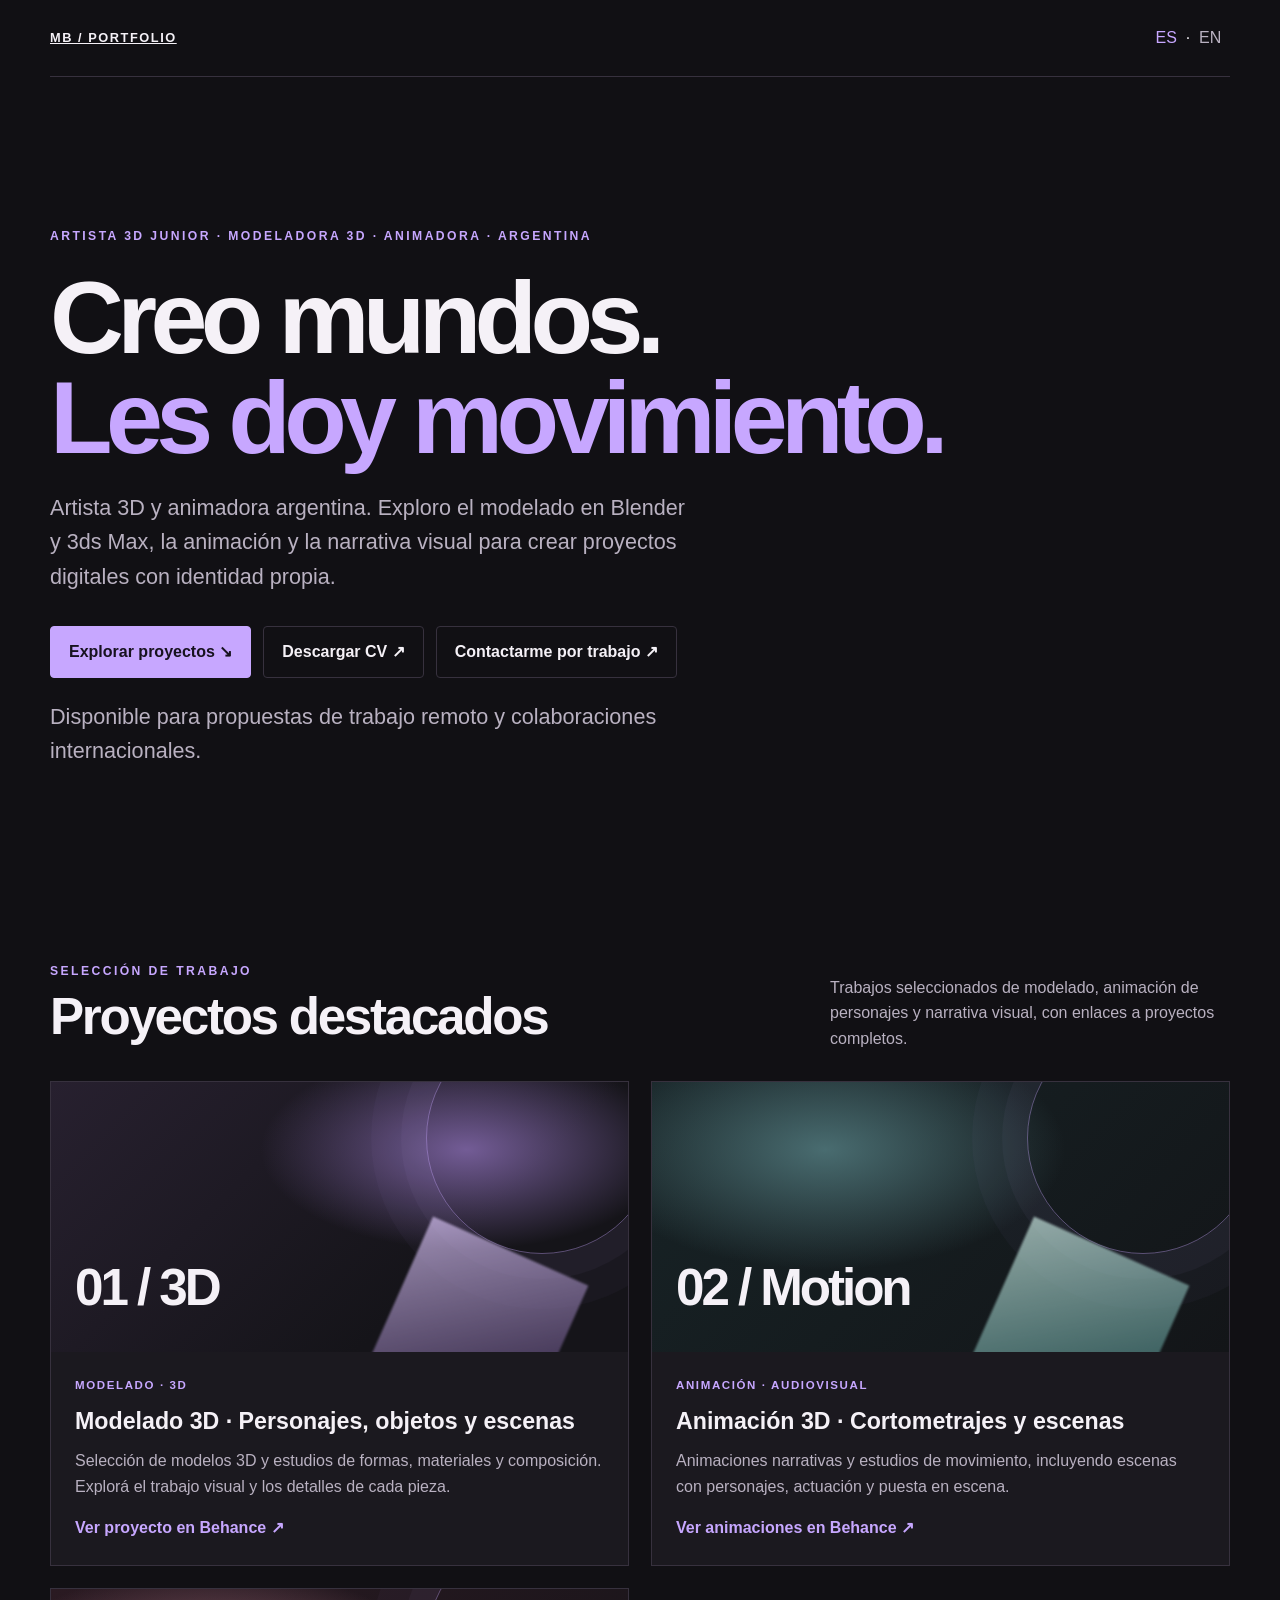
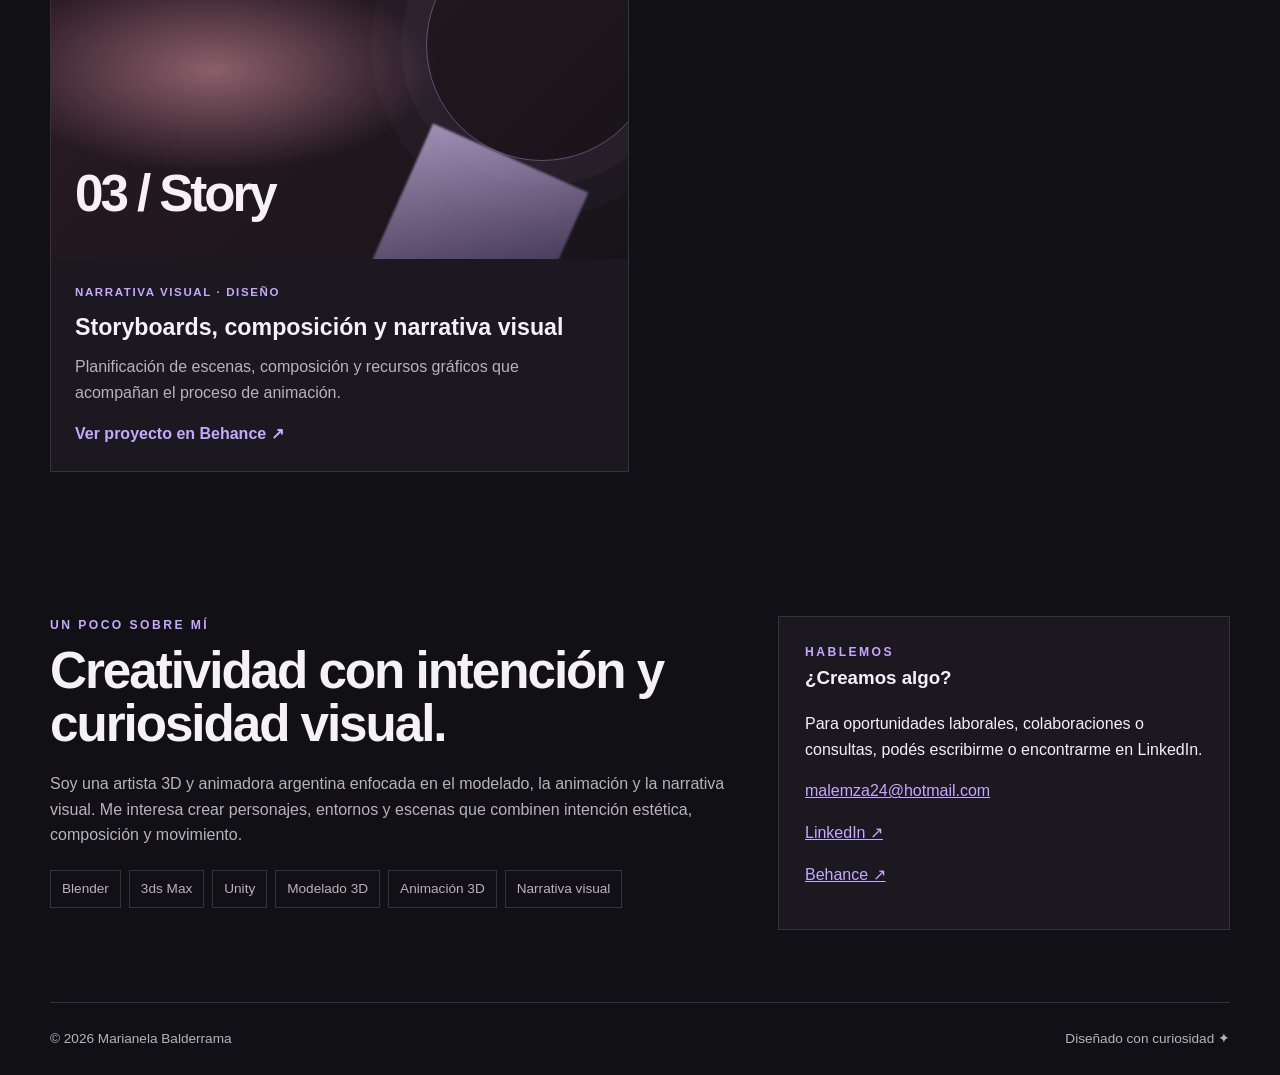
<file: index.html>
<!doctype html>
<html lang="es"><head><meta charset="utf-8"><meta name="viewport" content="width=device-width,initial-scale=1"><meta name="description" content="Portfolio de Marianela Balderrama, artista 3D junior en Argentina. Modelado de personajes y entornos, animación 3D con Blender y 3ds Max. Abierta a oportunidades remotas."><meta name="robots" content="index, follow, max-image-preview:large"><meta name="author" content="Marianela Balderrama"><meta name="theme-color" content="#111014"><link rel="canonical" href="https://portfolio-marianela.netlify.app/"><link rel="alternate" hreflang="es-AR" href="https://portfolio-marianela.netlify.app/"><link rel="alternate" hreflang="en" href="https://portfolio-marianela.netlify.app/en.html"><link rel="alternate" hreflang="x-default" href="https://portfolio-marianela.netlify.app/"><meta property="og:type" content="website"><meta property="og:locale" content="es_AR"><meta property="og:title" content="Marianela Balderrama | Artista 3D y Animadora"><meta property="og:description" content="Modelado 3D, animación y narrativa visual. Portfolio de Marianela Balderrama."><meta property="og:url" content="https://portfolio-marianela.netlify.app/"><meta name="twitter:card" content="summary"><title>Marianela Balderrama | Artista 3D Junior, Modelado y Animación</title><link rel="stylesheet" href="style.css"><script async src="https://www.googletagmanager.com/gtag/js?id=G-E47YRFVXNX"></script><script>window.dataLayer=window.dataLayer||[];function gtag(){dataLayer.push(arguments);}gtag('js',new Date());gtag('config','G-E47YRFVXNX');</script><meta property="og:site_name" content="Marianela Balderrama Portfolio"><meta name="twitter:title" content="Marianela Balderrama | Artista 3D Junior, Modelado y Animación"><meta name="twitter:description" content="Portfolio de Marianela Balderrama, artista 3D junior en Argentina. Modelado de personajes y entornos, animación 3D con Blender y 3ds Max. Abierta a oportunidades remotas."><script type="application/ld+json">{"@context":"https://schema.org","@type":"Person","name":"Marianela Balderrama","url":"https://portfolio-marianela.netlify.app/","jobTitle":"Artista 3D y animadora","description":"Portfolio de Marianela Balderrama, artista 3D junior en Argentina. Modelado de personajes y entornos, animación 3D con Blender y 3ds Max. Abierta a oportunidades remotas.","knowsAbout":["3D modeling","3D animation","Blender","3ds Max","Unity","Visual storytelling"],"sameAs":["https://www.behance.net/malemza24","https://www.linkedin.com/in/marianela-balderrama-0708612a2/"]}</script></head>
<body><a class="skip-link" href="#contenido">Saltar al contenido</a><div class="wrap"><nav class="topbar" aria-label="Navegación principal"><a class="brand" href="index.html">MB / Portfolio</a><div class="lang"><a class="active" href="index.html" lang="es">ES</a><span>·</span><a href="en.html" lang="en">EN</a></div></nav>
<main id="contenido"><header class="hero"><div class="eyebrow">Artista 3D junior · Modeladora 3D · Animadora · Argentina</div><h1>Creo mundos.<br><span>Les doy movimiento.</span></h1><p>Artista 3D y animadora argentina. Exploro el modelado en Blender y 3ds Max, la animación y la narrativa visual para crear proyectos digitales con identidad propia.</p><div class="actions"><a class="button primary" href="#proyectos" data-event="nav_projects">Explorar proyectos ↘</a><a class="button" href="Marianela_Balderrama_CV_Principal_ES-2.pdf" download="Marianela_Balderrama_CV_Principal_ES-2.pdf" data-event="click_cv_es">Descargar CV ↗</a><a class="button" href="mailto:malemza24@hotmail.com?subject=Oportunidad%20laboral%203D" data-event="click_hire">Contactarme por trabajo ↗</a></div><p class="availability">Disponible para propuestas de trabajo remoto y colaboraciones internacionales.</p></header>
<section id="proyectos"><div class="section-head"><div><div class="eyebrow">Selección de trabajo</div><h2>Proyectos destacados</h2></div><p>Trabajos seleccionados de modelado, animación de personajes y narrativa visual, con enlaces a proyectos completos.</p></div><div class="projects">
<article class="project"><div class="art"><span class="art-label">01 / 3D</span></div><div class="project-body"><div class="project-meta">Modelado · 3D</div><h3>Modelado 3D · Personajes, objetos y escenas</h3><p>Selección de modelos 3D y estudios de formas, materiales y composición. Explorá el trabajo visual y los detalles de cada pieza.</p><a class="text-link" href="https://www.behance.net/gallery/196213371/3D-Models" target="_blank" rel="noreferrer" data-event="click_behance_3d">Ver proyecto en Behance ↗</a></div></article>
<article class="project"><div class="art alt"><span class="art-label">02 / Motion</span></div><div class="project-body"><div class="project-meta">Animación · Audiovisual</div><h3>Animación 3D · Cortometrajes y escenas</h3><p>Animaciones narrativas y estudios de movimiento, incluyendo escenas con personajes, actuación y puesta en escena.</p><a class="text-link" href="https://www.behance.net/gallery/216897643/3d-Animation-Projects" target="_blank" rel="noreferrer" data-event="click_behance_animation">Ver animaciones en Behance ↗</a></div></article>
<article class="project"><div class="art story"><span class="art-label">03 / Story</span></div><div class="project-body"><div class="project-meta">Narrativa visual · Diseño</div><h3>Storyboards, composición y narrativa visual</h3><p>Planificación de escenas, composición y recursos gráficos que acompañan el proceso de animación.</p><a class="text-link" href="https://www.behance.net/gallery/188869187/Narrative-Visuals-Storyboards-and-Inphographics" target="_blank" rel="noreferrer" data-event="click_behance_storyboards">Ver proyecto en Behance ↗</a></div></article>
</div></section>
<section id="sobre-mi"><div class="about-grid"><div class="about"><div class="eyebrow">Un poco sobre mí</div><h2>Creatividad con intención y curiosidad visual.</h2><p>Soy una artista 3D y animadora argentina enfocada en el modelado, la animación y la narrativa visual. Me interesa crear personajes, entornos y escenas que combinen intención estética, composición y movimiento.</p><div class="skill-list"><span>Blender</span><span>3ds Max</span><span>Unity</span><span>Modelado 3D</span><span>Animación 3D</span><span>Narrativa visual</span></div></div><aside class="contact-box" id="contacto"><div class="eyebrow">Hablemos</div><h3>¿Creamos algo?</h3><p>Para oportunidades laborales, colaboraciones o consultas, podés escribirme o encontrarme en LinkedIn.</p><p><a href="mailto:malemza24@hotmail.com" data-event="click_email">malemza24@hotmail.com</a></p><p><a href="https://www.linkedin.com/in/marianela-balderrama-0708612a2/" target="_blank" rel="noreferrer" data-event="click_linkedin">LinkedIn ↗</a></p><p><a href="https://www.behance.net/malemza24" target="_blank" rel="noreferrer">Behance ↗</a></p></aside></div></section></main>
<footer class="footer"><span>© <span id="year"></span> Marianela Balderrama</span><span>Diseñado con curiosidad ✦</span></footer></div><script src="script.js"></script></body></html>
</file>
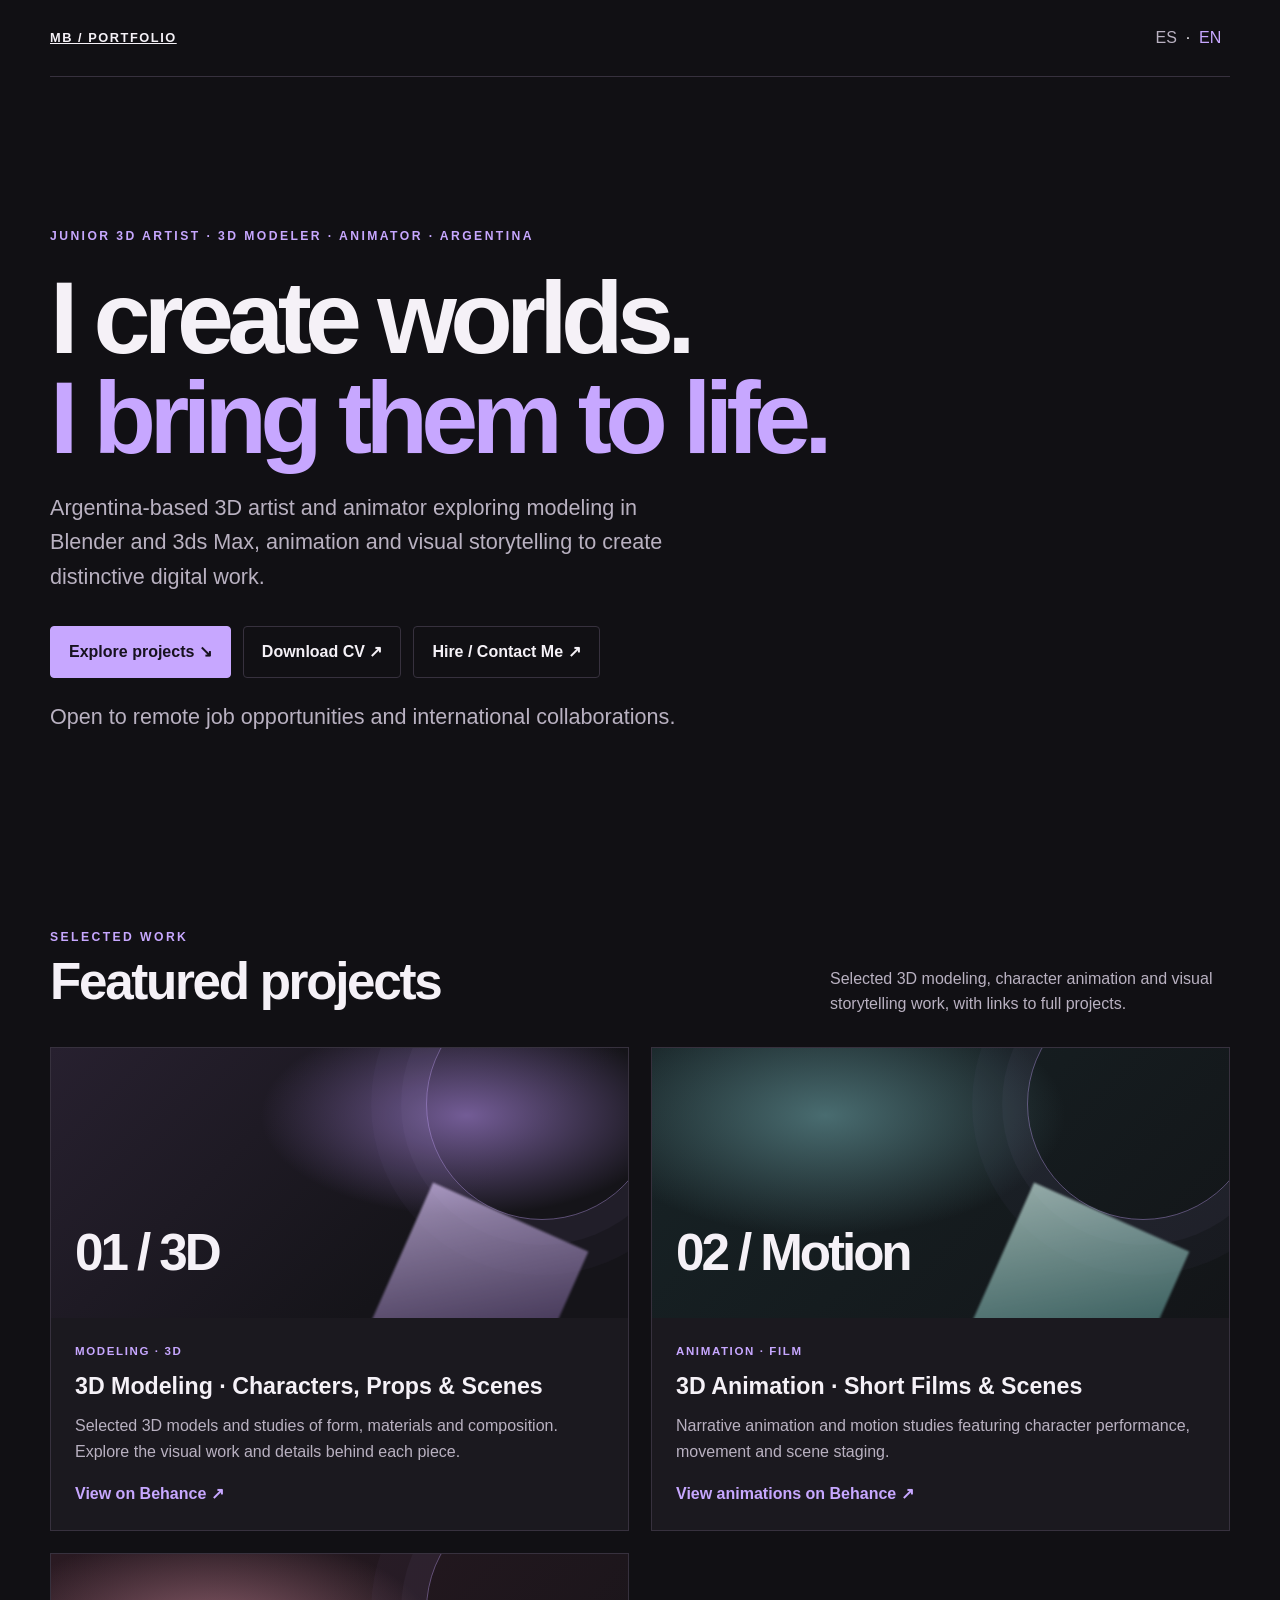
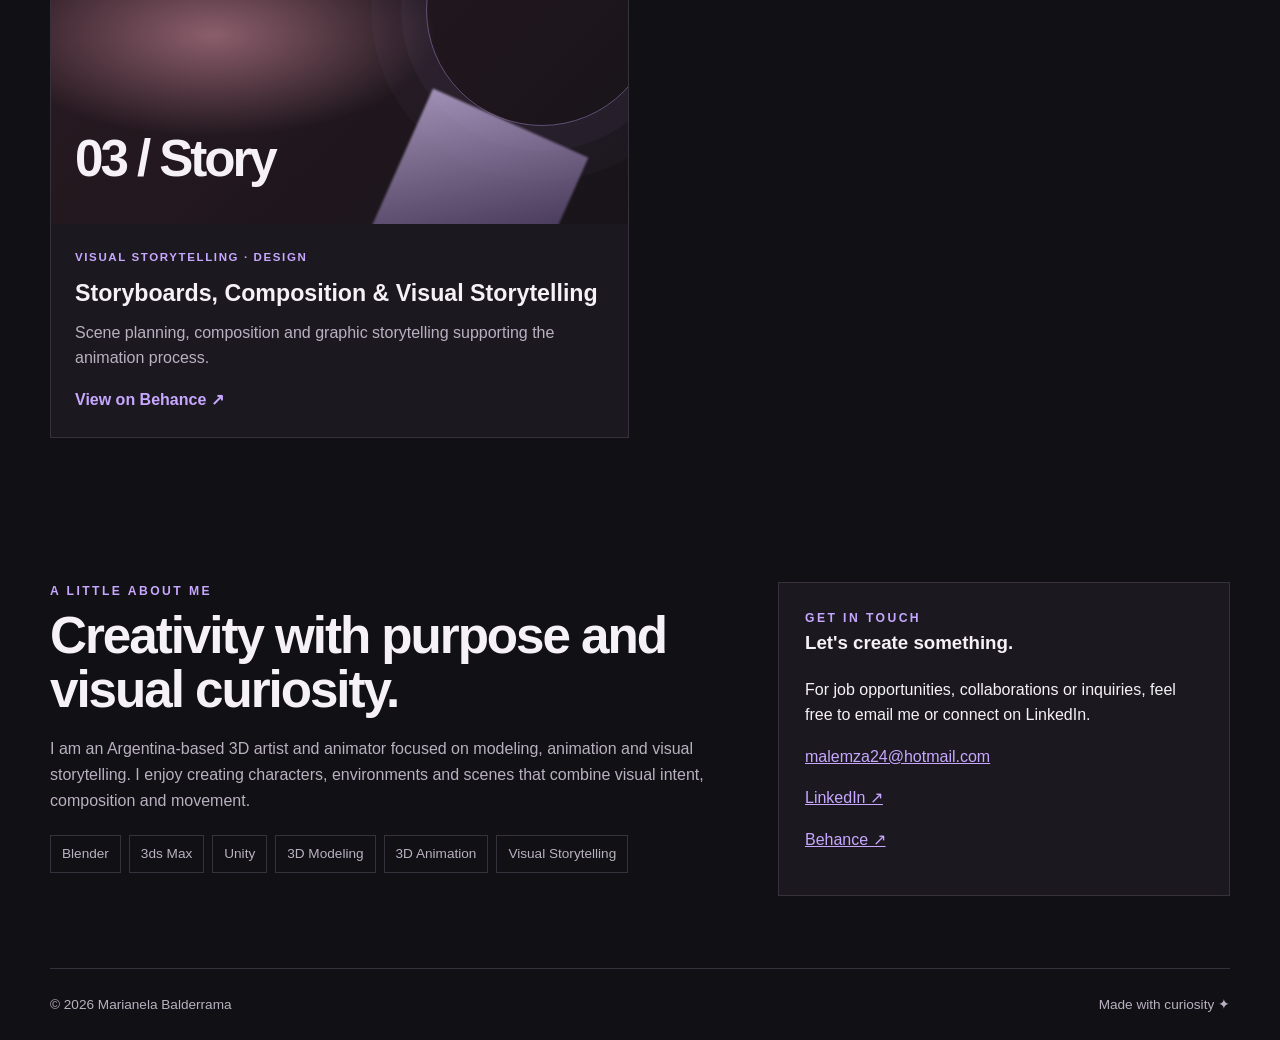
<file: en.html>
<!doctype html>
<html lang="en"><head><meta charset="utf-8"><meta name="viewport" content="width=device-width,initial-scale=1"><meta name="description" content="Marianela Balderrama is a junior 3D artist and animator based in Argentina. Character and environment modeling, 3D animation in Blender and 3ds Max. Open to remote opportunities."><meta name="robots" content="index, follow, max-image-preview:large"><meta name="author" content="Marianela Balderrama"><meta name="theme-color" content="#111014"><link rel="canonical" href="https://portfolio-marianela.netlify.app/en.html"><link rel="alternate" hreflang="es-AR" href="https://portfolio-marianela.netlify.app/"><link rel="alternate" hreflang="en" href="https://portfolio-marianela.netlify.app/en.html"><link rel="alternate" hreflang="x-default" href="https://portfolio-marianela.netlify.app/"><meta property="og:type" content="website"><meta property="og:locale" content="en_US"><meta property="og:title" content="Marianela Balderrama | 3D Artist and Animator"><meta property="og:description" content="3D modeling, animation and visual storytelling portfolio."><meta property="og:url" content="https://portfolio-marianela.netlify.app/en.html"><meta name="twitter:card" content="summary"><title>Marianela Balderrama | Junior 3D Artist, Modeler & Animator</title><link rel="stylesheet" href="style.css"><script async src="https://www.googletagmanager.com/gtag/js?id=G-E47YRFVXNX"></script><script>window.dataLayer=window.dataLayer||[];function gtag(){dataLayer.push(arguments);}gtag('js',new Date());gtag('config','G-E47YRFVXNX');</script><meta property="og:site_name" content="Marianela Balderrama Portfolio"><meta name="twitter:title" content="Marianela Balderrama | Junior 3D Artist, Modeler & Animator"><meta name="twitter:description" content="Marianela Balderrama is a junior 3D artist and animator based in Argentina. Character and environment modeling, 3D animation in Blender and 3ds Max. Open to remote opportunities."><script type="application/ld+json">{"@context":"https://schema.org","@type":"Person","name":"Marianela Balderrama","url":"https://portfolio-marianela.netlify.app/en.html","jobTitle":"Junior 3D Artist and Animator","description":"Marianela Balderrama is a junior 3D artist and animator based in Argentina. Character and environment modeling, 3D animation in Blender and 3ds Max. Open to remote opportunities.","knowsAbout":["3D modeling","3D animation","Blender","3ds Max","Unity","Visual storytelling"],"sameAs":["https://www.behance.net/malemza24","https://www.linkedin.com/in/marianela-balderrama-0708612a2/"]}</script></head>
<body><a class="skip-link" href="#content">Skip to content</a><div class="wrap"><nav class="topbar" aria-label="Main navigation"><a class="brand" href="en.html">MB / Portfolio</a><div class="lang"><a href="index.html" lang="es">ES</a><span>·</span><a class="active" href="en.html" lang="en">EN</a></div></nav>
<main id="content"><header class="hero"><div class="eyebrow">Junior 3D Artist · 3D Modeler · Animator · Argentina</div><h1>I create worlds.<br><span>I bring them to life.</span></h1><p>Argentina-based 3D artist and animator exploring modeling in Blender and 3ds Max, animation and visual storytelling to create distinctive digital work.</p><div class="actions"><a class="button primary" href="#projects" data-event="nav_projects">Explore projects ↘</a><a class="button" href="Marianela_Balderrama_CV_Flagship_EN-1.pdf" download="Marianela_Balderrama_CV_Flagship_EN-1.pdf" data-event="click_cv_en">Download CV ↗</a><a class="button" href="mailto:malemza24@hotmail.com?subject=3D%20Job%20Opportunity" data-event="click_hire">Hire / Contact Me ↗</a></div><p class="availability">Open to remote job opportunities and international collaborations.</p></header>
<section id="projects"><div class="section-head"><div><div class="eyebrow">Selected work</div><h2>Featured projects</h2></div><p>Selected 3D modeling, character animation and visual storytelling work, with links to full projects.</p></div><div class="projects">
<article class="project"><div class="art"><span class="art-label">01 / 3D</span></div><div class="project-body"><div class="project-meta">Modeling · 3D</div><h3>3D Modeling · Characters, Props & Scenes</h3><p>Selected 3D models and studies of form, materials and composition. Explore the visual work and details behind each piece.</p><a class="text-link" href="https://www.behance.net/gallery/196213371/3D-Models" target="_blank" rel="noreferrer" data-event="click_behance_3d">View on Behance ↗</a></div></article>
<article class="project"><div class="art alt"><span class="art-label">02 / Motion</span></div><div class="project-body"><div class="project-meta">Animation · Film</div><h3>3D Animation · Short Films & Scenes</h3><p>Narrative animation and motion studies featuring character performance, movement and scene staging.</p><a class="text-link" href="https://www.behance.net/gallery/216897643/3d-Animation-Projects" target="_blank" rel="noreferrer" data-event="click_behance_animation">View animations on Behance ↗</a></div></article>
<article class="project"><div class="art story"><span class="art-label">03 / Story</span></div><div class="project-body"><div class="project-meta">Visual storytelling · Design</div><h3>Storyboards, Composition & Visual Storytelling</h3><p>Scene planning, composition and graphic storytelling supporting the animation process.</p><a class="text-link" href="https://www.behance.net/gallery/188869187/Narrative-Visuals-Storyboards-and-Inphographics" target="_blank" rel="noreferrer" data-event="click_behance_storyboards">View on Behance ↗</a></div></article>
</div></section>
<section id="about"><div class="about-grid"><div class="about"><div class="eyebrow">A little about me</div><h2>Creativity with purpose and visual curiosity.</h2><p>I am an Argentina-based 3D artist and animator focused on modeling, animation and visual storytelling. I enjoy creating characters, environments and scenes that combine visual intent, composition and movement.</p><div class="skill-list"><span>Blender</span><span>3ds Max</span><span>Unity</span><span>3D Modeling</span><span>3D Animation</span><span>Visual Storytelling</span></div></div><aside class="contact-box" id="contact"><div class="eyebrow">Get in touch</div><h3>Let's create something.</h3><p>For job opportunities, collaborations or inquiries, feel free to email me or connect on LinkedIn.</p><p><a href="mailto:malemza24@hotmail.com" data-event="click_email">malemza24@hotmail.com</a></p><p><a href="https://www.linkedin.com/in/marianela-balderrama-0708612a2/" target="_blank" rel="noreferrer" data-event="click_linkedin">LinkedIn ↗</a></p><p><a href="https://www.behance.net/malemza24" target="_blank" rel="noreferrer">Behance ↗</a></p></aside></div></section></main>
<footer class="footer"><span>© <span id="year"></span> Marianela Balderrama</span><span>Made with curiosity ✦</span></footer></div><script src="script.js"></script></body></html>
</file>
<file: style.css>
:root{--bg:#111014;--panel:#1b191f;--text:#f5f1f7;--muted:#b9b1c1;--accent:#c7a7ff;--line:#37313e;--max:1180px}*{box-sizing:border-box}html{scroll-behavior:smooth}body{margin:0;background:var(--bg);color:var(--text);font-family:Inter,Arial,sans-serif;line-height:1.6}a{color:inherit}a:focus-visible,button:focus-visible{outline:3px solid var(--accent);outline-offset:4px}.skip-link{position:absolute;left:-9999px}.skip-link:focus{left:1rem;top:1rem;z-index:9;background:#fff;color:#111;padding:.7rem}.wrap{width:min(var(--max),calc(100% - 40px));margin:auto}.topbar{display:flex;justify-content:space-between;align-items:center;padding:25px 0;border-bottom:1px solid var(--line)}.brand{font-weight:800;letter-spacing:.12em;text-transform:uppercase;font-size:.8rem}.lang a{padding:.4rem .55rem;text-decoration:none;color:var(--muted)}.lang .active{color:var(--accent)}.hero{padding:clamp(70px,12vw,150px) 0 100px}.eyebrow{color:var(--accent);font-size:.76rem;font-weight:700;letter-spacing:.2em;text-transform:uppercase}.hero h1{font-size:clamp(3rem,8vw,7rem);line-height:.98;letter-spacing:-.065em;max-width:950px;margin:22px 0}.hero h1 span{color:var(--accent)}.hero p{max-width:650px;color:var(--muted);font-size:clamp(1.05rem,2vw,1.35rem)}.actions{display:flex;flex-wrap:wrap;gap:12px;margin-top:32px}.button{display:inline-block;padding:12px 18px;border:1px solid var(--line);border-radius:4px;text-decoration:none;font-weight:700}.button.primary{background:var(--accent);color:#17121f;border-color:var(--accent)}section{padding:72px 0}.section-head{display:flex;align-items:end;justify-content:space-between;gap:24px;margin-bottom:30px}.section-head h2{font-size:clamp(2rem,4vw,3.2rem);letter-spacing:-.045em;line-height:1.05;margin:8px 0}.section-head p{color:var(--muted);max-width:400px;margin:0}.projects{display:grid;grid-template-columns:repeat(2,minmax(0,1fr));gap:22px}.project{background:var(--panel);border:1px solid var(--line);min-width:0}.art{height:270px;display:flex;align-items:end;padding:24px;overflow:hidden;position:relative;background:radial-gradient(ellipse at 72% 25%,#735c96 0,transparent 35%),linear-gradient(135deg,#27202f,#151419 68%)}.art:before{content:"";position:absolute;width:230px;height:230px;border:1px solid #c7a7ff66;border-radius:50%;right:-30px;top:-60px;box-shadow:0 0 0 25px #c7a7ff0a,0 0 0 55px #c7a7ff08}.art:after{content:"";position:absolute;width:170px;height:210px;right:13%;bottom:-100px;background:linear-gradient(145deg,#d4c0f0,#54426d 65%,#211a29);transform:rotate(24deg);filter:blur(1px);opacity:.7}.art.alt{background:radial-gradient(ellipse at 30% 25%,#496c70,transparent 42%),linear-gradient(135deg,#172326,#131518)}.art.alt:after{background:linear-gradient(145deg,#c4e2db,#477b7a 65%,#16282a)}.art.hanori{background:radial-gradient(ellipse at 65% 20%,#d4b5e7,transparent 35%),linear-gradient(135deg,#30203c,#17131e)}.art.story{background:radial-gradient(ellipse at 28% 30%,#8c5e6c,transparent 38%),linear-gradient(135deg,#2a1a22,#171419)}.art-label{position:relative;z-index:1;font-size:clamp(2rem,4vw,3.5rem);font-weight:800;letter-spacing:-.06em}.project-body{padding:24px}.project-meta{color:var(--accent);font-size:.72rem;letter-spacing:.14em;text-transform:uppercase;font-weight:700}.project h3{font-size:1.45rem;margin:8px 0}.project p,.about p{color:var(--muted);margin:0 0 16px}.text-link{color:var(--accent);font-weight:700;text-decoration:none}.about-grid{display:grid;grid-template-columns:1.2fr .8fr;gap:50px}.about h2{font-size:clamp(2rem,4vw,3.2rem);line-height:1.05;letter-spacing:-.04em;margin:8px 0 20px}.skill-list{display:flex;flex-wrap:wrap;gap:8px;margin-top:22px}.skill-list span{border:1px solid var(--line);padding:7px 11px;color:var(--muted);font-size:.85rem}.contact-box{background:var(--panel);border:1px solid var(--line);padding:26px}.contact-box h3{margin-top:0}.contact-box a{color:var(--accent);overflow-wrap:anywhere}.footer{border-top:1px solid var(--line);padding:25px 0;color:var(--muted);font-size:.85rem;display:flex;justify-content:space-between;gap:20px;flex-wrap:wrap}@media(max-width:760px){.wrap{width:min(100% - 28px,var(--max))}.projects,.about-grid{grid-template-columns:1fr}.art{height:220px}.section-head{display:block}.section-head p{margin-top:12px}.hero{padding-top:80px}.topbar{padding:18px 0}}@media(prefers-reduced-motion:reduce){html{scroll-behavior:auto}*{animation:none!important;transition:none!important}}
.art.photo{background:radial-gradient(ellipse at 25% 25%,#d5bd8d,transparent 32%),radial-gradient(ellipse at 72% 68%,#426b78,transparent 38%),linear-gradient(135deg,#273b3b,#151419)}.art.photo:before{width:180px;height:240px;border-radius:48% 48% 8% 8%;right:18%;top:20px;border-color:#f0dfbd88;transform:rotate(12deg);box-shadow:0 0 0 18px #f0dfbd0a}.art.photo:after{width:130px;height:130px;border-radius:50%;right:25%;bottom:35px;background:linear-gradient(145deg,#f4e1b4,#ad7854 65%,#423c42);opacity:.8}
</file>
